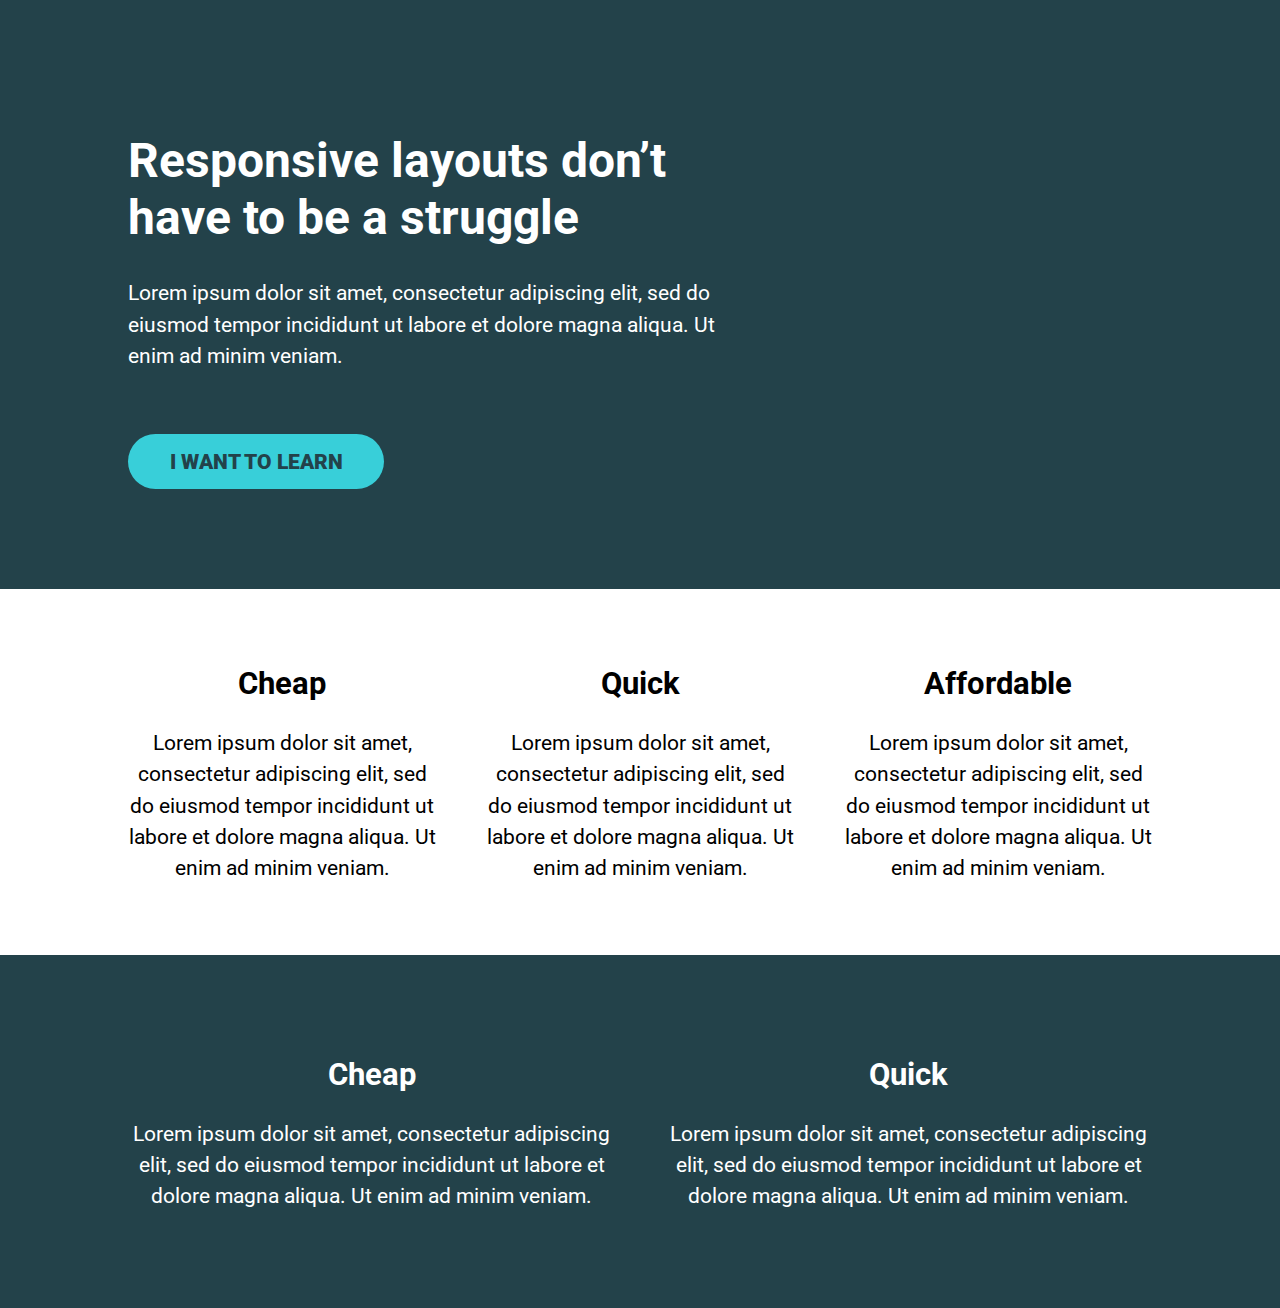
<file: 02-3 - challenge start/index.html>
<!DOCTYPE html>
<html lang="en">
  <head>
    <meta charset="UTF-8" />
    <meta name="viewport" content="width=device-width, initial-scale=1.0" />
    <title>Challenge time!</title>
    <link
      href="https://fonts.googleapis.com/css2?family=Roboto:wght@400;900&display=swap"
      rel="stylesheet"
    />
    <link rel="stylesheet" href="style.css" />
  </head>
  <body>
    <div class="hero">
      <div class="container">
        <div class="hero__text">
          <h1>Responsive layouts don’t have to be a struggle</h1>
          <p>
            Lorem ipsum dolor sit amet, consectetur adipiscing elit, sed do
            eiusmod tempor incididunt ut labore et dolore magna aliqua. Ut enim
            ad minim veniam.
          </p>
          <a href="#" class="btn">I want to learn</a>
        </div>
      </div>
    </div>
    <div class="container">
      <div class="row">
        <div class="col">
          <h2>Cheap</h2>
          <p>
            Lorem ipsum dolor sit amet, consectetur adipiscing elit, sed do
            eiusmod tempor incididunt ut labore et dolore magna aliqua. Ut enim
            ad minim veniam.
          </p>
        </div>
        <div class="col">
          <h2>Quick</h2>
          <p>
            Lorem ipsum dolor sit amet, consectetur adipiscing elit, sed do
            eiusmod tempor incididunt ut labore et dolore magna aliqua. Ut enim
            ad minim veniam.
          </p>
        </div>
        <div class="col">
          <h2>Affordable</h2>
          <p>
            Lorem ipsum dolor sit amet, consectetur adipiscing elit, sed do
            eiusmod tempor incididunt ut labore et dolore magna aliqua. Ut enim
            ad minim veniam.
          </p>
        </div>
      </div>
    </div>

    <div class="hero-lower">
        <div class="container">
            <div class="row">
                <div class="col">
                  <h2>Cheap</h2>
                  <p>
                    Lorem ipsum dolor sit amet, consectetur adipiscing elit, sed do eiusmod
                    tempor incididunt ut labore et dolore magna aliqua. Ut enim ad minim
                    veniam.
                  </p>
                </div>
                <div class="col">
                  <h2>Quick</h2>
                  <p>
                    Lorem ipsum dolor sit amet, consectetur adipiscing elit, sed do eiusmod
                    tempor incididunt ut labore et dolore magna aliqua. Ut enim ad minim
                    veniam.
                  </p>
                </div>
            </div>
        </div>
    </div>
  </body>
</html>
</file>
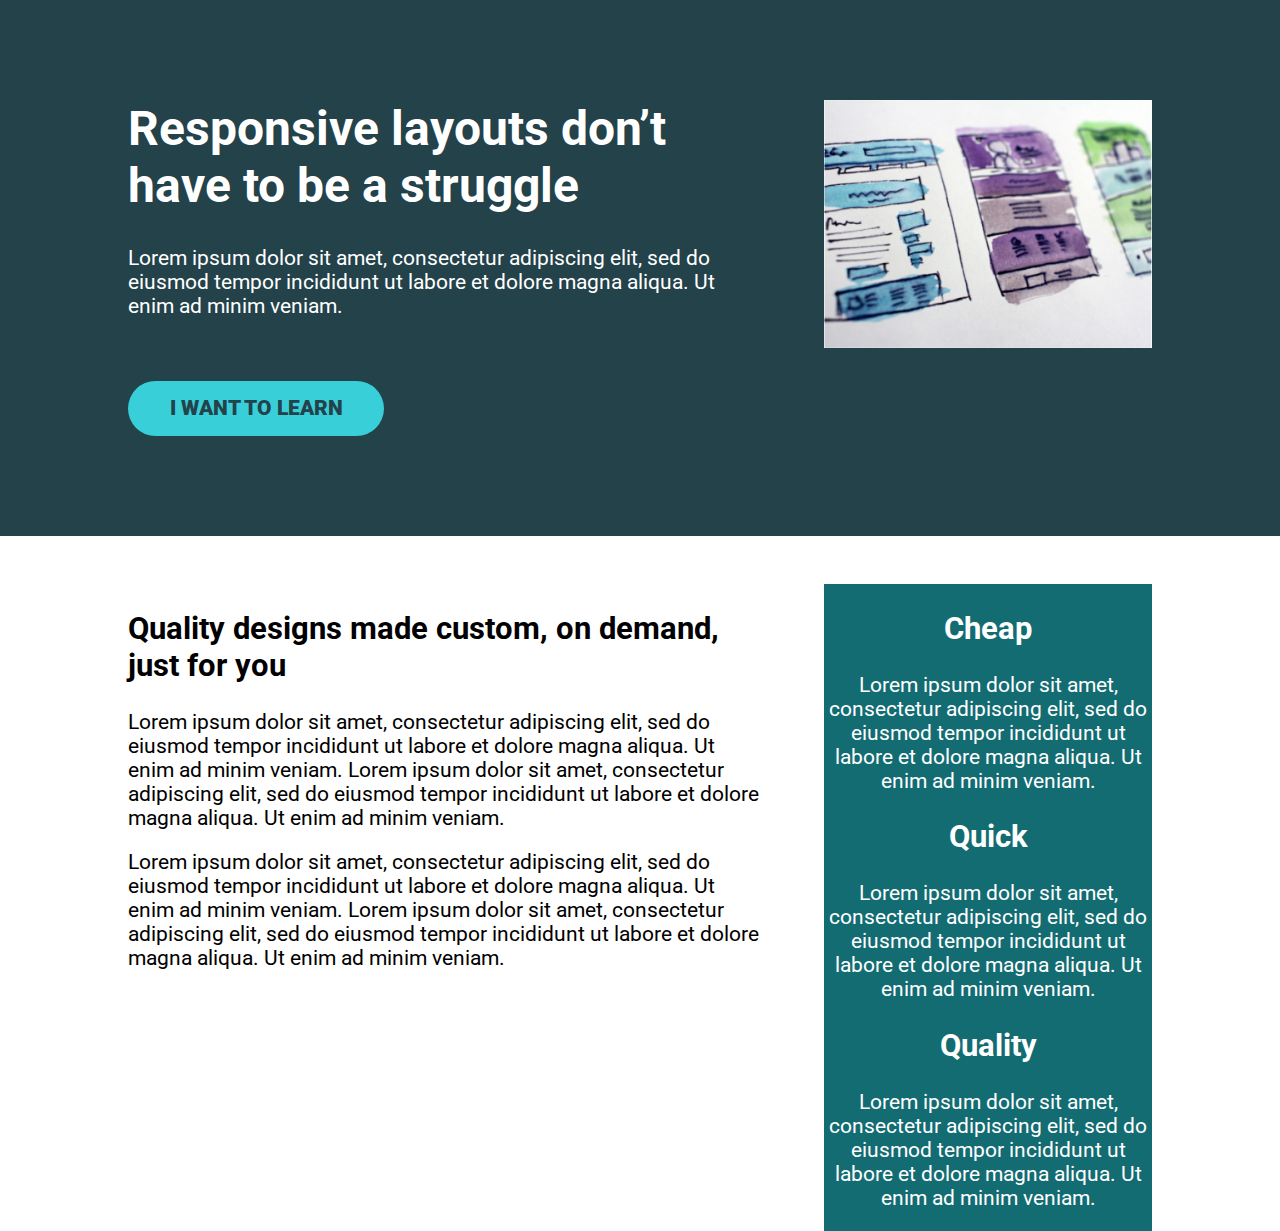
<file: 02-6 - challenge 2/index.html>
<!DOCTYPE html>
<html lang="en">
  <head>
    <meta charset="UTF-8" />
    <meta name="viewport" content="width=device-width, initial-scale=1.0" />
    <title>Conquering Rsponsive Layouts</title>
    <link
      href="https://fonts.googleapis.com/css2?family=Roboto:wght@400;900&display=swap"
      rel="stylesheet"
    />
    <link rel="stylesheet" href="style.css" />
  </head>
  <body>
    <div class="hero">
      <div class="container row">
        <div class="hero__text">
          <h1>Responsive layouts don’t have to be a struggle</h1>
          <p>
            Lorem ipsum dolor sit amet, consectetur adipiscing elit, sed do
            eiusmod tempor incididunt ut labore et dolore magna aliqua. Ut enim
            ad minim veniam.
          </p>
          <a href="#" class="btn">I want to learn</a>
        </div>
        <img
          class="hero__image"
          alt="hero section image"
          src="img/hero-img.jpg"
        />
      </div>
    </div>

    <main class="mainPortion">
      <div class="container row">
        <section class="main-content">
          <h2 class="section-title">
            Quality designs made custom, on demand, just for you
          </h2>
          <p>
            Lorem ipsum dolor sit amet, consectetur adipiscing elit, sed do
            eiusmod tempor incididunt ut labore et dolore magna aliqua. Ut enim
            ad minim veniam. Lorem ipsum dolor sit amet, consectetur adipiscing
            elit, sed do eiusmod tempor incididunt ut labore et dolore magna
            aliqua. Ut enim ad minim veniam.
          </p>
          <p>
            Lorem ipsum dolor sit amet, consectetur adipiscing elit, sed do
            eiusmod tempor incididunt ut labore et dolore magna aliqua. Ut enim
            ad minim veniam. Lorem ipsum dolor sit amet, consectetur adipiscing
            elit, sed do eiusmod tempor incididunt ut labore et dolore magna
            aliqua. Ut enim ad minim veniam.
          </p>
        </section>
        <aside class="side-content">
          <h2 class="sidebar-title">Cheap</h2>
          <p>
            Lorem ipsum dolor sit amet, consectetur adipiscing elit, sed do
            eiusmod tempor incididunt ut labore et dolore magna aliqua. Ut enim
            ad minim veniam.
          </p>
          <h2 class="sidebar-title">Quick</h2>
          <p>
            Lorem ipsum dolor sit amet, consectetur adipiscing elit, sed do
            eiusmod tempor incididunt ut labore et dolore magna aliqua. Ut enim
            ad minim veniam.
          </p>
          <h2 class="sidebar-title">Quality</h2>
          <p>
            Lorem ipsum dolor sit amet, consectetur adipiscing elit, sed do
            eiusmod tempor incididunt ut labore et dolore magna aliqua. Ut enim
            ad minim veniam.
          </p>
        </aside>
      </div>
    </main>
  </body>
</html>
</file>
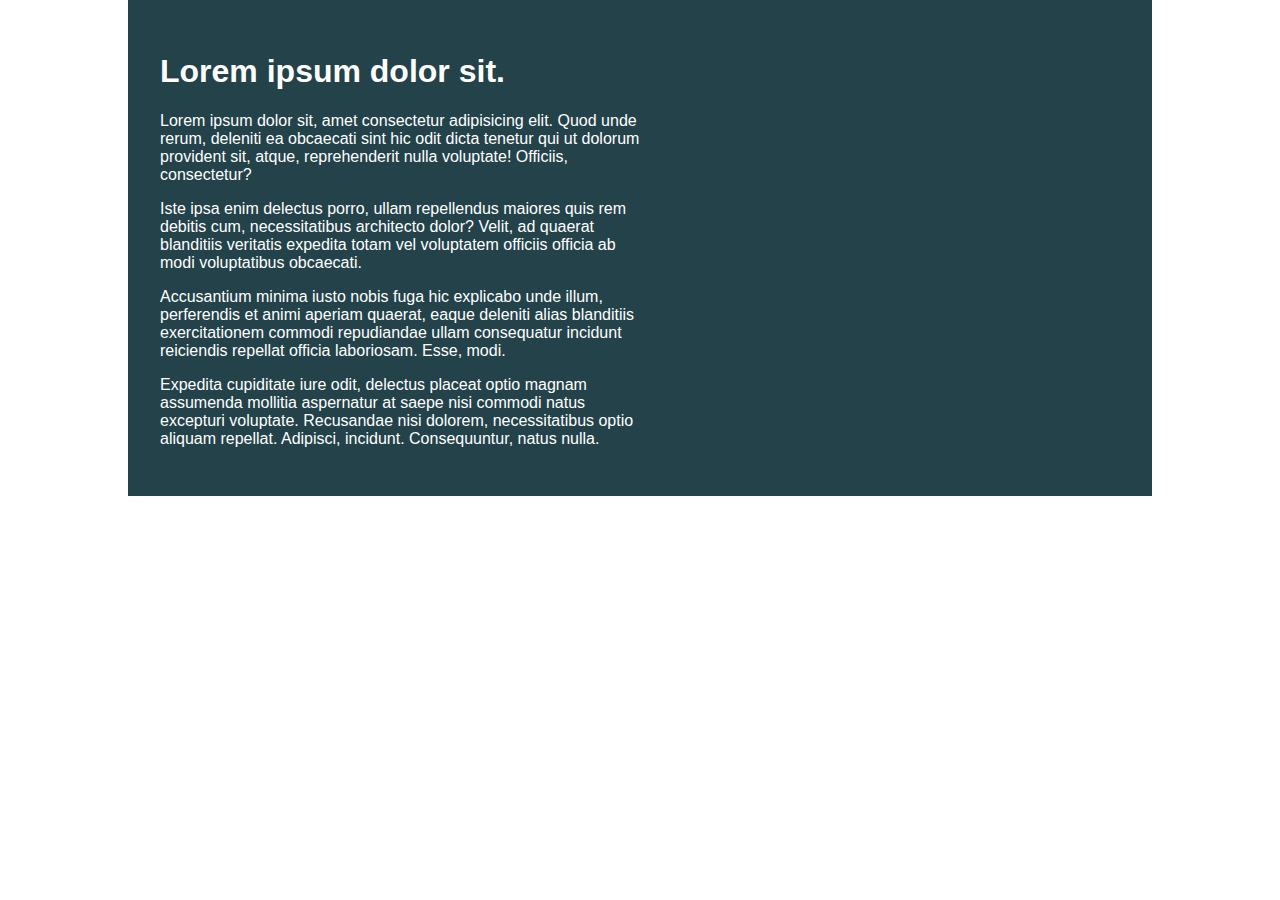
<file: challenge01/index.html>
<!DOCTYPE html>
<html lang="en">

<head>
    <meta charset="UTF-8">
    <meta name="viewport" content="width=device-width, initial-scale=1.0">
    <title>Day 01</title>

    <link rel="stylesheet" href="style.css">
</head>

<body>
    <div class="container">
        <div class="intro-content">
            <h1>Lorem ipsum dolor sit.</h1>
            <p>Lorem ipsum dolor sit, amet consectetur adipisicing elit. Quod unde rerum, deleniti ea obcaecati sint hic
                odit dicta tenetur qui ut dolorum provident sit, atque, reprehenderit nulla voluptate! Officiis,
                consectetur?</p>
            <p>Iste ipsa enim delectus porro, ullam repellendus maiores quis rem debitis cum, necessitatibus architecto
                dolor? Velit, ad quaerat blanditiis veritatis expedita totam vel voluptatem officiis officia ab modi
                voluptatibus obcaecati.</p>
            <p>Accusantium minima iusto nobis fuga hic explicabo unde illum, perferendis et animi aperiam quaerat, eaque
                deleniti alias blanditiis exercitationem commodi repudiandae ullam consequatur incidunt reiciendis
                repellat officia laboriosam. Esse, modi.</p>
            <p>Expedita cupiditate iure odit, delectus placeat optio magnam assumenda mollitia aspernatur at saepe nisi
                commodi natus excepturi voluptate. Recusandae nisi dolorem, necessitatibus optio aliquam repellat.
                Adipisci, incidunt. Consequuntur, natus nulla.</p>
        </div>
    </div>
</body>

</html>
</file>
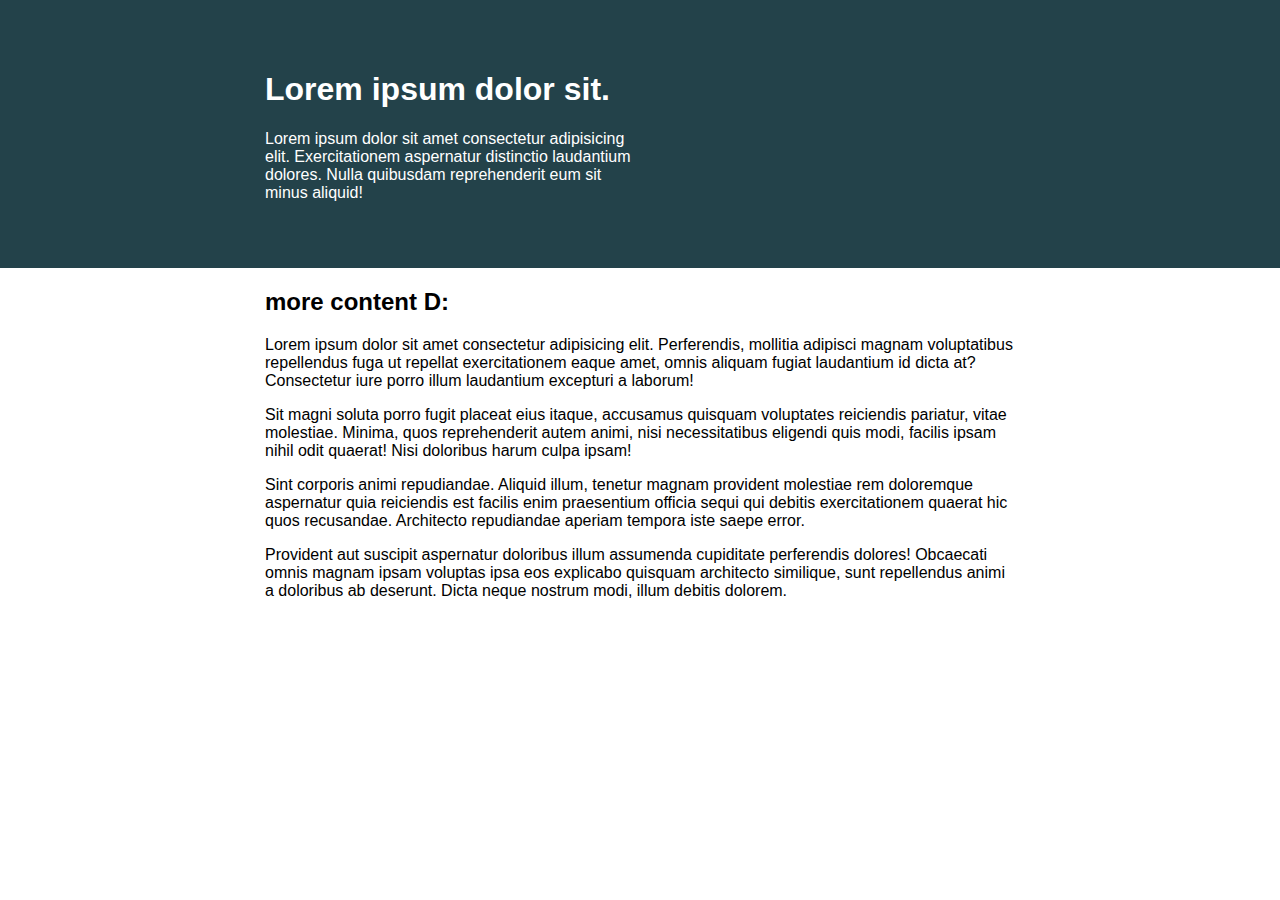
<file: challenge02/index.html>
<!DOCTYPE html>
<html lang="en">
  <head>
    <meta charset="UTF-8" />
    <meta name="viewport" content="width=device-width, initial-scale=1.0" />
    <title>Day 01</title>

    <link rel="stylesheet" href="style.css" />
  </head>
  <body>
    <div class="intro">
        <div class="container">
          <div class="intro-content">
            <h1>Lorem ipsum dolor sit.</h1>
            <p>
              Lorem ipsum dolor sit amet consectetur adipisicing elit.
              Exercitationem aspernatur distinctio laudantium dolores. Nulla
              quibusdam reprehenderit eum sit minus aliquid!
            </p>
          </div>
        </div>
    </div>

    <div class="container">
        <h2>more content D:</h2>
        <p>
          Lorem ipsum dolor sit amet consectetur adipisicing elit. Perferendis,
          mollitia adipisci magnam voluptatibus repellendus fuga ut repellat
          exercitationem eaque amet, omnis aliquam fugiat laudantium id dicta at?
          Consectetur iure porro illum laudantium excepturi a laborum!
        </p>
        <p>
          Sit magni soluta porro fugit placeat eius itaque, accusamus quisquam
          voluptates reiciendis pariatur, vitae molestiae. Minima, quos
          reprehenderit autem animi, nisi necessitatibus eligendi quis modi, facilis
          ipsam nihil odit quaerat! Nisi doloribus harum culpa ipsam!
        </p>
        <p>
          Sint corporis animi repudiandae. Aliquid illum, tenetur magnam provident
          molestiae rem doloremque aspernatur quia reiciendis est facilis enim
          praesentium officia sequi qui debitis exercitationem quaerat hic quos
          recusandae. Architecto repudiandae aperiam tempora iste saepe error.
        </p>
        <p>
          Provident aut suscipit aspernatur doloribus illum assumenda cupiditate
          perferendis dolores! Obcaecati omnis magnam ipsam voluptas ipsa eos
          explicabo quisquam architecto similique, sunt repellendus animi a
          doloribus ab deserunt. Dicta neque nostrum modi, illum debitis dolorem.
        </p>
    </div>
  </body>
</html>
</file>
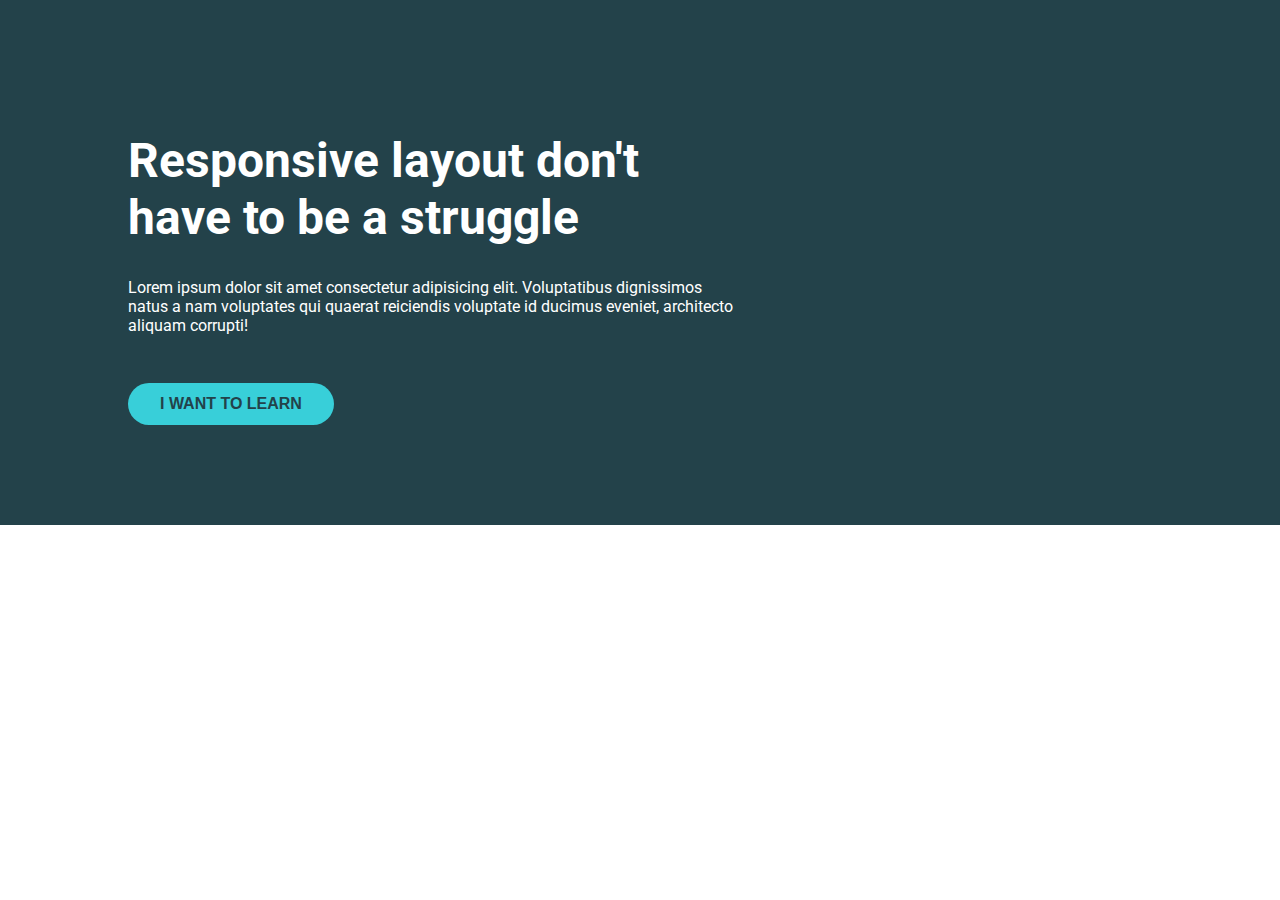
<file: challenge03/index.html>
<!DOCTYPE html>
<html lang="en">
<head>
    <meta charset="UTF-8">
    <meta name="viewport" content="width=device-width, initial-scale=1.0">
    <title>Document</title>
    <link rel="stylesheet" href="style.css"></link>
    <link rel="preconnect" href="https://fonts.googleapis.com">
    <link rel="preconnect" href="https://fonts.gstatic.com" crossorigin>
    <link href="https://fonts.googleapis.com/css2?family=Roboto:ital,wght@0,100;0,300;0,400;0,500;0,700;0,900;1,100;1,300;1,400;1,500;1,700;1,900&display=swap" rel="stylesheet">
</head>
<body>
    <div class="hero">
        <div class="container">
            <div class="hero__text">
                <h1>Responsive layout don't have to be a struggle</h1>
                <p>Lorem ipsum dolor sit amet consectetur adipisicing elit. Voluptatibus dignissimos natus a nam voluptates qui quaerat reiciendis voluptate id ducimus eveniet, architecto aliquam corrupti!</p>
                <a href="https://courses.kevinpowell.co/view/courses/conquering-responsive-layouts/259297-day-7-solution-to-challenge-3/747090-my-solution-to-challenge-3" alt="test"><button class="btn">I want to learn</button></a>
            </div>
        </div>
    </div>
</body>
</html>
</file>
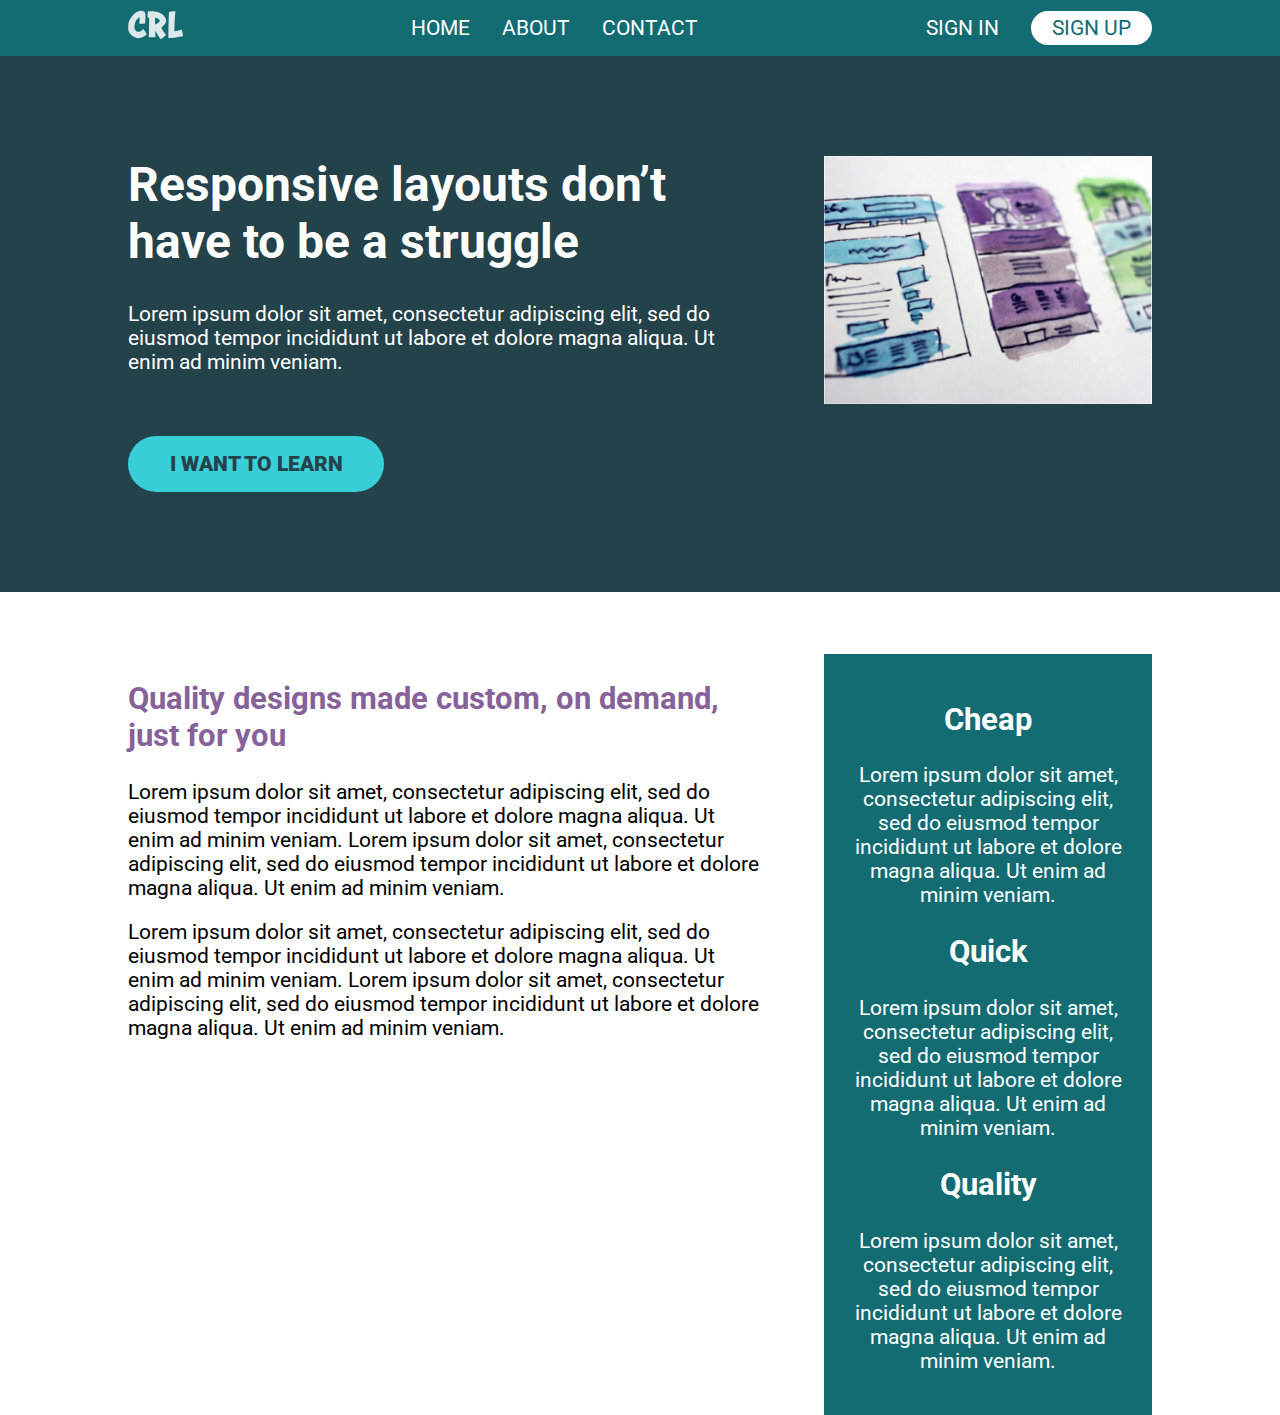
<file: nav-challenge/index.html>
<!DOCTYPE html>
<html lang="en">
  <head>
    <meta charset="UTF-8" />
    <meta name="viewport" content="width=device-width, initial-scale=1.0" />
    <title>Conquering Responsive Layouts</title>
    <link
      href="https://fonts.googleapis.com/css2?family=Roboto:wght@400;900&display=swap"
      rel="stylesheet"
    />
    <link rel="stylesheet" href="style.css" />
  </head>
  <body>
    <header>
      <div class="container row">
        <a class="logo" href="#">
          <img alt="Conquering Responsive Layouts" src="img/logo.svg" />
        </a>
        <nav class="nav container">
          <ul class="nav__list nav__list--content-primary">
            <li class="nav__item"><a href="#" class="nav__link">Home</a></li>
            <li class="nav__item"><a href="#" class="nav__link">About</a></li>
            <li class="nav__item"><a href="#" class="nav__link">Contact</a></li>
          </ul>
          <ul class="nav__list">
            <li class="nav__item nav__item--push-right">
              <a href="#" class="nav__link">Sign In</a>
            </li>
            <li class="nav__item">
              <a href="#" class="nav__link nav__link--button">Sign up</a>
            </li>
          </ul>
        </nav>
      </div>
    </header>

    <section class="hero">
      <div class="container row">
        <div class="hero__text">
          <h1>Responsive layouts don’t have to be a struggle</h1>
          <p>
            Lorem ipsum dolor sit amet, consectetur adipiscing elit, sed do
            eiusmod tempor incididunt ut labore et dolore magna aliqua. Ut enim
            ad minim veniam.
          </p>
          <a href="#" class="btn">I want to learn</a>
        </div>
        <img
          src="img/hero-img.jpg"
          alt="UX design sketches"
          class="hero__img"
        />
      </div>
    </section>

    <main class="main container row">
      <section class="primary-content">
        <h2 class="section-title">
          Quality designs made custom, on demand, just for you
        </h2>
        <p>
          Lorem ipsum dolor sit amet, consectetur adipiscing elit, sed do
          eiusmod tempor incididunt ut labore et dolore magna aliqua. Ut enim ad
          minim veniam. Lorem ipsum dolor sit amet, consectetur adipiscing elit,
          sed do eiusmod tempor incididunt ut labore et dolore magna aliqua. Ut
          enim ad minim veniam.
        </p>
        <p>
          Lorem ipsum dolor sit amet, consectetur adipiscing elit, sed do
          eiusmod tempor incididunt ut labore et dolore magna aliqua. Ut enim ad
          minim veniam. Lorem ipsum dolor sit amet, consectetur adipiscing elit,
          sed do eiusmod tempor incididunt ut labore et dolore magna aliqua. Ut
          enim ad minim veniam.
        </p>
      </section>
      <aside class="sidebar">
        <h2 class="sidebar-title">Cheap</h2>
        <p>
          Lorem ipsum dolor sit amet, consectetur adipiscing elit, sed do
          eiusmod tempor incididunt ut labore et dolore magna aliqua. Ut enim ad
          minim veniam.
        </p>

        <h2 class="sidebar-title">Quick</h2>
        <p>
          Lorem ipsum dolor sit amet, consectetur adipiscing elit, sed do
          eiusmod tempor incididunt ut labore et dolore magna aliqua. Ut enim ad
          minim veniam.
        </p>

        <h2 class="sidebar-title">Quality</h2>
        <p>
          Lorem ipsum dolor sit amet, consectetur adipiscing elit, sed do
          eiusmod tempor incididunt ut labore et dolore magna aliqua. Ut enim ad
          minim veniam.
        </p>
      </aside>
    </main>
  </body>
</html>
</file>
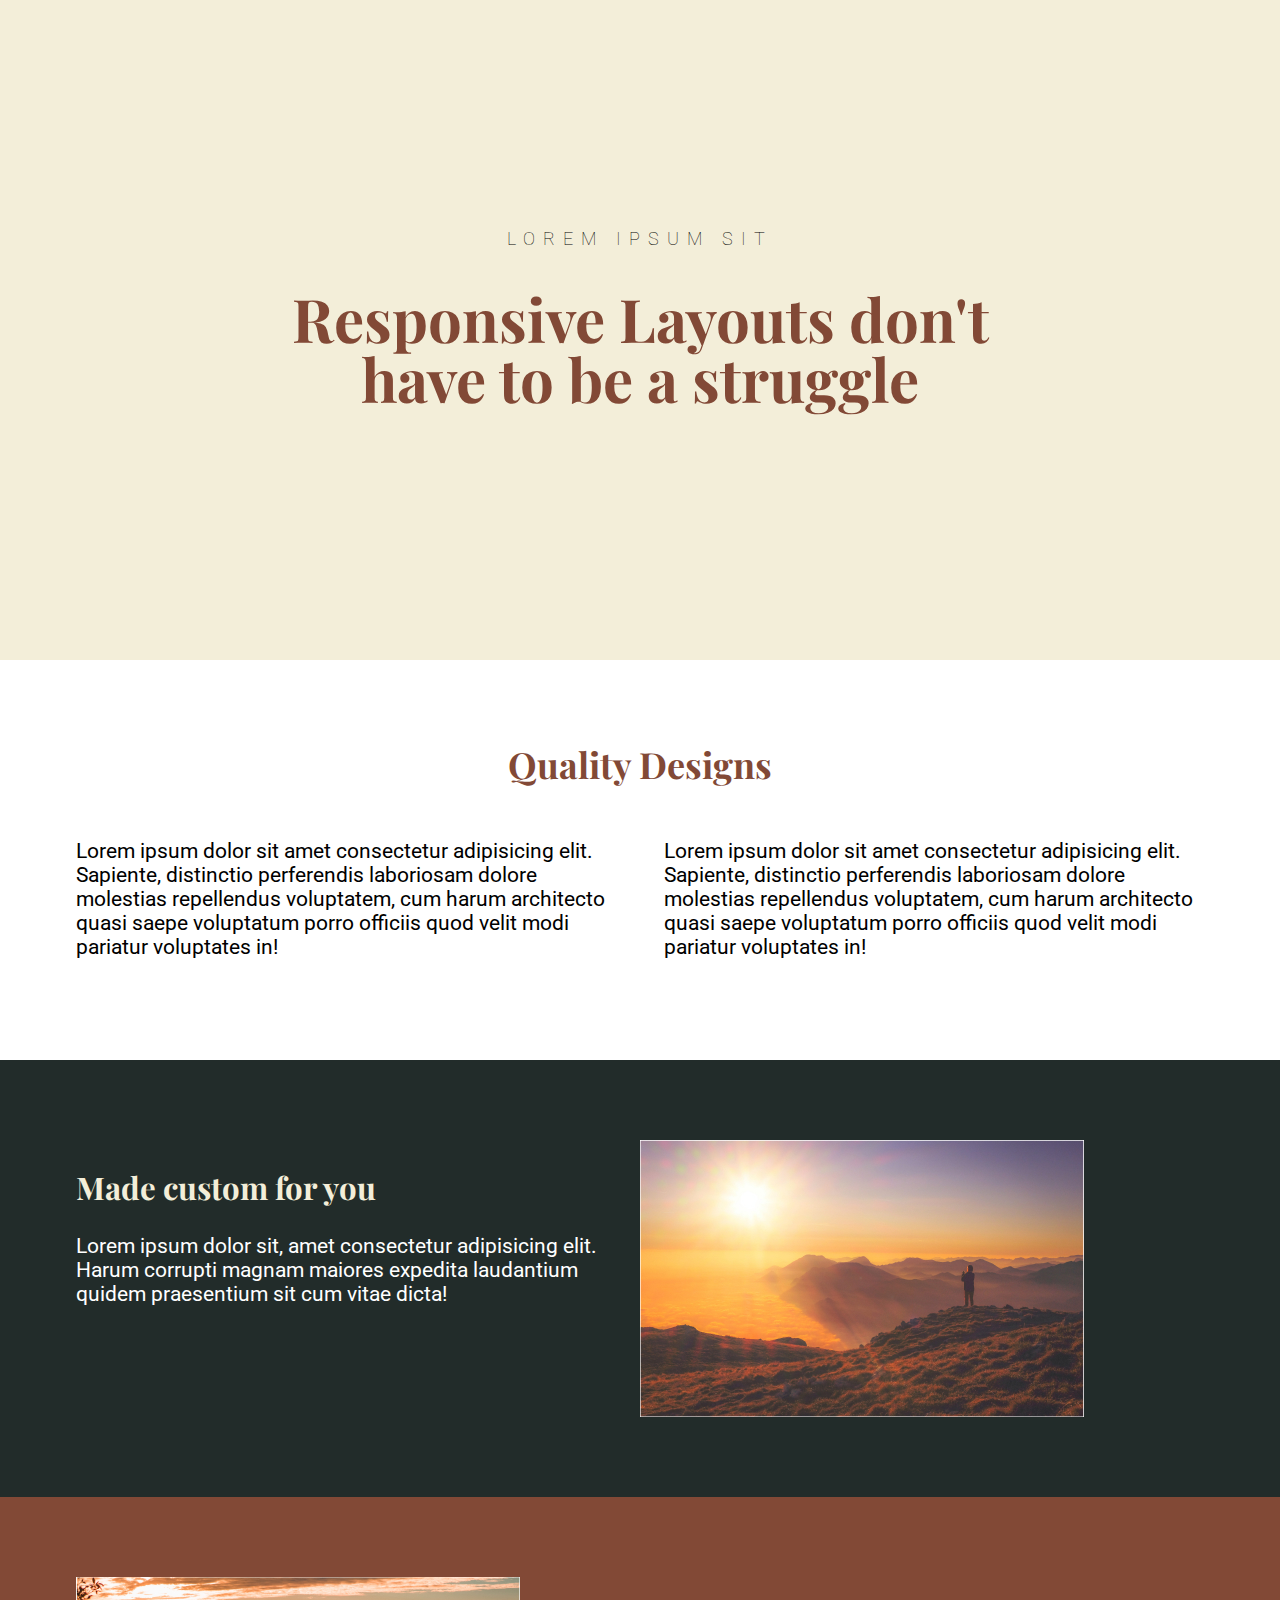
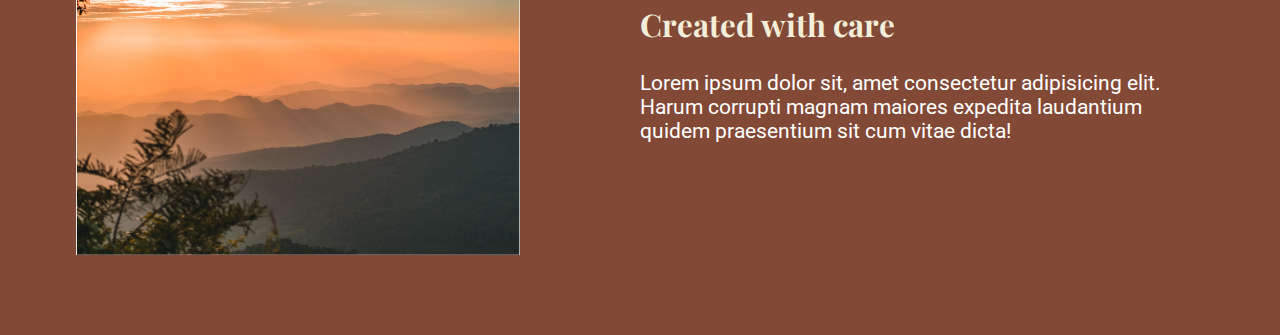
<file: website-with-flexbox/index.html>
<!DOCTYPE html>
<html lang="en">
  <head>
    <meta charset="UTF-8" />
    <meta name="viewport" content="width=device-width, initial-scale=1.0" />
    <title>Conquering Responsive Layouts</title>
    <link rel="preconnect" href="https://fonts.googleapis.com" />
    <link rel="preconnect" href="https://fonts.gstatic.com" crossorigin />
    <link
      href="https://fonts.googleapis.com/css2?family=Roboto:ital,wght@0,100;0,300;0,400;0,500;0,700;0,900;1,100;1,300;1,400;1,500;1,700;1,900&display=swap"
      rel="stylesheet"
    />
    <link rel="preconnect" href="https://fonts.googleapis.com" />
    <link rel="preconnect" href="https://fonts.gstatic.com" crossorigin />
    <link
      href="https://fonts.googleapis.com/css2?family=Playfair+Display:ital,wght@0,400..900;1,400..900&family=Roboto:ital,wght@0,100;0,300;0,400;0,500;0,700;0,900;1,100;1,300;1,400;1,500;1,700;1,900&display=swap"
      rel="stylesheet"
    />
    <link rel="stylesheet" href="style.css" />
  </head>
  <body>
    <header>
      <div class="hero">
        <div class="container">
          <div class="row">
            <div class="container__text">
              <p>Lorem ipsum sit</p>
              <h1>Responsive Layouts don't have to be a struggle</h1>
            </div>
          </div>
        </div>
      </div>
    </header>

    <main>
      <div class="background-one">
          <div class="container changes">
            <h2 class="container__heading">Quality Designs</h2>
            <div class="secondary-text">
              <p>
                Lorem ipsum dolor sit amet consectetur adipisicing elit. Sapiente,
                distinctio perferendis laboriosam dolore molestias repellendus
                voluptatem, cum harum architecto quasi saepe voluptatum porro
                officiis quod velit modi pariatur voluptates in!
              </p>
              <p>
                Lorem ipsum dolor sit amet consectetur adipisicing elit. Sapiente,
                distinctio perferendis laboriosam dolore molestias repellendus
                voluptatem, cum harum architecto quasi saepe voluptatum porro
                officiis quod velit modi pariatur voluptates in!
              </p>
            </div>
          </div>
      </div>

      <div class="background-2">
        <div class="container flex-group">
            <div class="container__text-2">
                <h2>Made custom for you</h2>
                <p>Lorem ipsum dolor sit, amet consectetur adipisicing elit. Harum corrupti magnam maiores expedita laudantium quidem praesentium sit cum vitae dicta!</p>
            </div>
            <img alt="beautiful nautre" src="images/image-01.jpg">
        </div>
      </div>

      <div class="background-3">
        <div class="container flex-group">
            <img alt="beautiful nautre" src="images/image-02.jpg">
            <div class="container__text-3">
                <h2>Created with care</h2>
                <p>Lorem ipsum dolor sit, amet consectetur adipisicing elit. Harum corrupti magnam maiores expedita laudantium quidem praesentium sit cum vitae dicta!</p>
            </div>
        </div>
      </div>

    </main>
  </body>
</html>
</file>
<file: 02-3 - challenge start/style.css>
/* 
////// For this challenge ///////

- You will have to modify the HTML

- You can add new classes in the HTML
  if you need to

// Requirements
1. The headings in the first row must be
   a different color
2. The two .col at the bottom must go next
   to one another
3. The section at the bottom should have
   a dark background color and a different
   color of text
4. I've removed the "gap" that I created,
   so you'll have to add it back in

   */

*, *::before, *::after {
    box-sizing: border-box;
}

body {
    margin: 0;
    font-family: 'Roboto', sans-serif;
    font-size: 1.3rem;
}

h1 {
    font-size: 3rem;
}

p{
    line-height: 1.5;
}

.container {
    width: 80%;
    max-width: 1100px;
    margin: 0 auto;
}

.lower-container{
    border: 2px solid yellow;
    width: 80%;
    max-width: 1100px;
    margin: 0 auto;
}

.row {
    /* display: flex => flex container */
    display: flex;
    margin: 50px 0;

    /* gap: 100px; */
}

.col {
    /* these are now flex items */
    width: 100%;
    text-align: center;
}

.col + .col{
    margin-left: 50px;
}

.hero {
    padding: 100px 0;
    background-color: #23424A;
    color: #FFF;
}

.hero-lower{
    padding: 25px 0;
    background-color: #23424A;
    color: #FFF;
}

.hero__text {
    width: 60%;
}

.hero p {
    margin-bottom: 3em;
}

.btn {
    display: inline-block;
    text-decoration: none;
    text-transform: uppercase; 
    color: #23424A;
    font-weight: 900;
    background-color: #38CFD9;
    padding: .75em 2em;
    border-radius: 100px;
}

.btn:hover,
.btn:focus {
    opacity: .75; 
}
</file>
<file: 02-6 - challenge 2/style.css>
/* 
////// For this challenge ///////

- All text is in the text.md file

// Requirements
1. Refer to the design specs for the
   overall layout 
2. The image should line up with
   the sidebar in the section
   below

*/

*, *::before, *::after {
    box-sizing: border-box;
}

body {
    margin: 0;
    font-family: 'Roboto', sans-serif;
    font-size: 1.3rem;
}

img {
    max-width: 100%;
}

h1 {
    font-size: 3rem;
    margin-top: 0;
}

.container {
    width: 80%;
    max-width: 1100px;
    margin: 0 auto;
}

.row {
    /* display: flex => flex container */
    display: flex;
    justify-content: space-between;
    
    /* can't use yet */
    /* gap: 100px; */
}

.col {
    /* these are now flex items */
    width: 100%;
}

.col + .col {
    margin-left: 30px;
}

.hero {
    padding: 100px 0;
    background-color: #23424A;
    color: #FFF;
}

main{
    margin-top: 3rem;
}

.hero__text,
.main-content { 
    width: 62%;
}

.hero__image,
.side-content {
    width: 32%;
    align-self: flex-start;
}

.hero p {
    margin-bottom: 3em;
}

.btn {
    display: inline-block;
    text-decoration: none;
    text-transform: uppercase; 
    color: #23424A;
    font-weight: 900;
    background-color: #38CFD9;
    padding: .75em 2em;
    border-radius: 100px;
}

.btn:hover,
.btn:focus {
    opacity: .75; 
}

.side-content{
    text-align: center;
    background-color: #136c72;
    color: #fff;
}
</file>
<file: challenge01/style.css>
/* INSTRUCTIONS
 *
 * 1) Limit the total width of
 *    the .intro-conent to about half
 *    of it's parent
 *
 * 2) Stop the text from overflowing
 *    out the bottom at small screen
 *    widths
 *
 * You may modify the HTML if needed
 *
 */

* {
  box-sizing: border-box;
}

body{
  margin: 0;
  font-family: sans-serif;
}

.container{
  background-color: #23424a;
  color: #fff;

  width: 80%;
  margin: 0 auto;

  padding: 2rem;
}

.intro-content{
  width: 50%;
}

/* body {
  margin: 0;
  font-family: sans-serif;
}

.container {
  background: #23424a;
  color: white;

  width: 80%;
  margin: 0 auto;

  padding: 2em;
  height: 300px;
} */
</file>
<file: challenge02/style.css>
/* INSTRUCTIONS
 *
 * 1) Keep the text inside .intro-content
 *    in the same place, but have the background
 *    extend from one side of the viewport
 *    to the other, no matter how wide or narrow
 *    the browser is.
 *
 * 2) Limit the maximum width of the text in the
 *    bottom area.
 *
 * You may modify the HTML if needed
 * (you probably should for this challenge)
 *
 */

* {
  box-sizing: border-box;
}

body {
  margin: 0;
  font-family: sans-serif;
}

.container {
  width: 80%;
  max-width: 750px;
  margin: 0 auto;
}

.intro{
  background: #23424a;
  color: white;
  padding: 50px 0;
}

.intro-content {
  width: 50%;
}
</file>
<file: challenge03/style.css>
*,
*::before,
*::after {
  box-sizing: border-box;
}

body{
    margin: 0;
    font-family: Roboto, sans-serif;
    font-size: 1.3rem;
}

h1{
    font-size: 3rem;
}

.hero{
    background-color: #23424A;
    padding: 100px 0;
    color: #fff;
}

.container{
    width: 80%;
    max-width: 1100px;
    margin: 0 auto;
}

.hero__text{
    width: 60%;
}

.hero p{
    font-size: 1rem;
    margin-bottom: 3em;
}

.btn{
    display: inline-block;
    text-transform: uppercase;
    color: #23424A;
    background-color: #38cfd9;
    border: none;
    border-radius: 100px;
    font-weight: 900;
    padding: .75rem 2rem;
    text-decoration: none;
    font-size: 1rem;
}

.btn:hover{
    opacity: .75;
}
</file>
<file: nav-challenge/style.css>
/* 
////// For this challenge ///////

- All text is in the text.md file

// Requirements
   1. Get all the navigation items next to one another
   2. Add a space between all the items
*/

*, *::before, *::after {
    box-sizing: border-box;
}

body {
    margin: 0;
    font-family: 'Roboto', sans-serif;
    font-size: 1.3rem;
}

img {
    max-width: 100%;
}

h1 {
    font-size: 3rem;
    margin-top: 0;
}

.section-title {
    color: #87629A;
}

.btn {
    display: inline-block;
    text-decoration: none;
    text-transform: uppercase; 
    color: #23424A;
    font-weight: 900;
    background-color: #38CFD9;
    padding: .75em 2em;
    border-radius: 100px;
}

.btn:hover,
.btn:focus {
    opacity: .75; 
}

.container {
    width: 80%;
    max-width: 1100px;
    margin: 0 auto;
}

.row {
    display: flex;
    justify-content: space-between;
}

.col {
    /* these are now flex items */
    width: 100%;
}

.col + .col {
    margin-left: 30px;
}


header {
    background: #136c72;
    padding: .5em 0;
}

.nav{
    display: flex;
    justify-content: space-between;
    flex-grow: 1; /* Solved the space between the logo and the nav__list--primary-content */
}

.nav__list {
    margin: 0;
    padding: 0;
    list-style: none;
    display: flex;
    align-items: center;
    /*gap: 3rem; We can do this to put a gap*/
}

.nav__item + .nav__item{
    margin-left: 2rem;  /*or we can do this
    but we cannot put the gap property over here and it won't work because .nav__item is not a flex container
    gap property only works with flex containers and grid containers.*/
} 

.nav__list--content-primary{
    margin: 0 auto;
}

.nav__link {
    color: #fff;
    text-decoration: none;
    text-transform: uppercase;;
}

.nav__link--button {
    background: #fff;
    color: #136c72;
    padding: .25em 1em;
    border-radius: 10em;
}

.nav__link:hover {
    opacity: .75;
}


.hero {
    padding: 100px 0;
    background-color: #23424A;
    color: #FFF;
}

.hero__text { 
    width: 62%;
}

.hero__img {
    width: 32%;
    align-self: flex-start;
}

.hero p {
    margin-bottom: 3em;
}

.main {
    margin-top: 3em;
}

.primary-content {
    width: 62%;
}

.sidebar {
    width: 32%;
    padding: 1em;
    text-align: center;
    color: #fff;
    background-color: #136c72;
}
</file>
<file: website-with-flexbox/style.css>
*, *::before, *::after {
    box-sizing: border-box;
}

/* * {
    margin: 0;
    font: inherit;
  } */

body {
    margin: 0;
    font-family: 'Roboto', sans-serif;
    font-size: 1.3rem;
}

img{
    max-width: 100%;
}

.hero{
    min-height: 660px;
    background-color: #F3EED9;
    display: flex;
    align-items: center;
}

.container{
    width: 100%;
    max-width: 1128px;
    margin: 0 auto;
}

.row{
    text-align: center;
    width: 73%;
    margin: 0 auto;
    line-height: 1;
}

.background-1{
    background-color: #fff;
}

.container__text p {
    font-weight: 100;
    text-transform: uppercase;
    letter-spacing: 0.5rem;
    font-size: 18px;
}

h1{
    font-family: Playfair Display, sans-serif;
    font-size: 60px;
    color: #824936;
}

.container__heading {
    font-family: Playfair Display, sans-serif;
    color: #824936;
    text-align: center;
    font-size: 36px;
}

.secondary-text{
    display: flex;
    gap: 3rem;
}

.container__changes{
    background-color: #222C2A;
}

.secondary-text p{
    font-size: 21px;
}

.changes{
    margin-top: 5rem;
    margin-bottom: 5rem;
}

.third-container{
    background-color: #222C2A;
}

.third-container__content{
    color: white;
}

.background-2{
    background-color: #222C2A;
    padding-top: 5rem;
    padding-bottom: 5rem;
}

.flex-group{
    display: flex;
}

.container__text-2 h2{
    font-family: Playfair Display, sans-serif;
    color: #F3EED9;
}

.container__text-2 p{
    color: #FFF;
    font-size: 21px;
    align-self: flex-start;
}

.container__text-2{
    margin-top: none;
    max-width: 50%;
}

.background-3 {
    background-color: #824936;
    padding-top: 5rem;
    padding-bottom: 5rem;
}

.background-3 .flex-group{
    justify-content: space-between;
}

.container__text-3 h2{
    font-family: Playfair Display, sans-serif;
    color: #F3EED9;
}

.container__text-3 p{
    color: #FFF;
    font-size: 21px;
    align-self: flex-start;
}

.container__text-3{
    margin-top: none;
    max-width: 50%;
}
</file>
